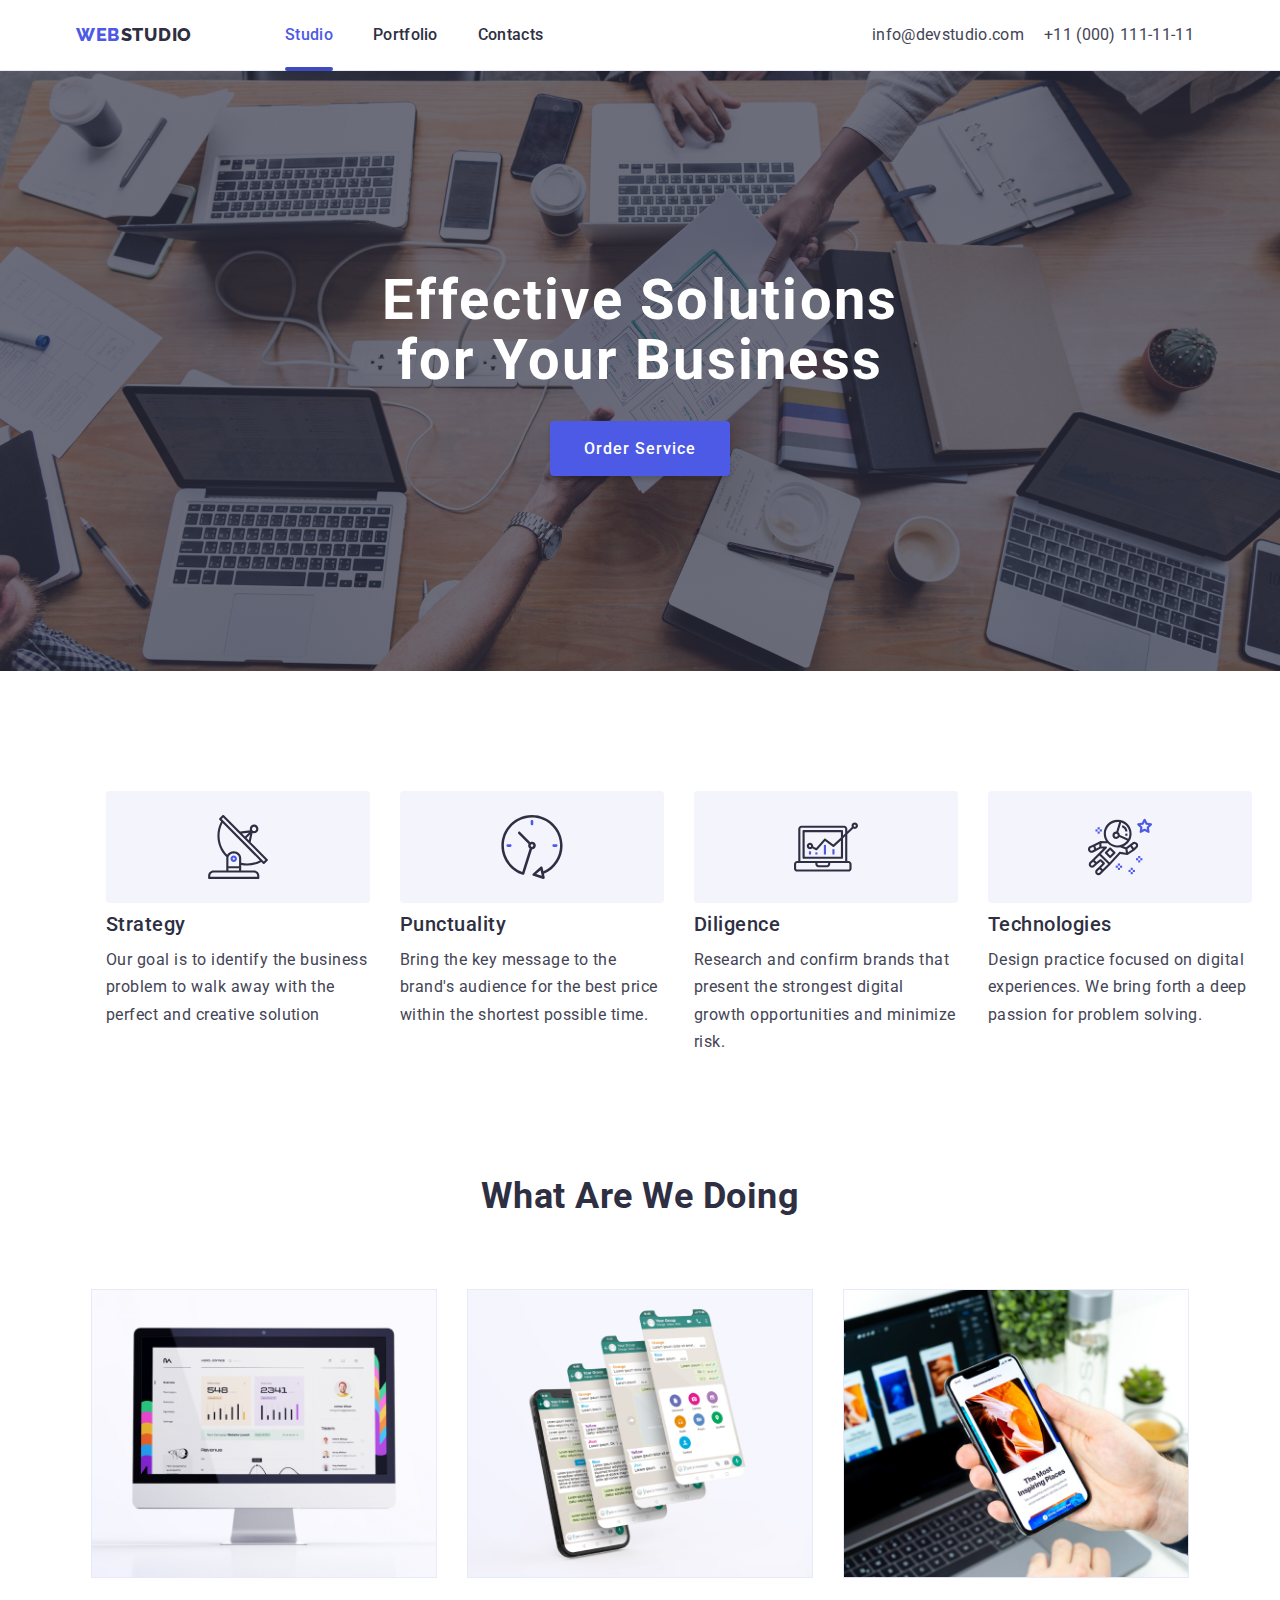
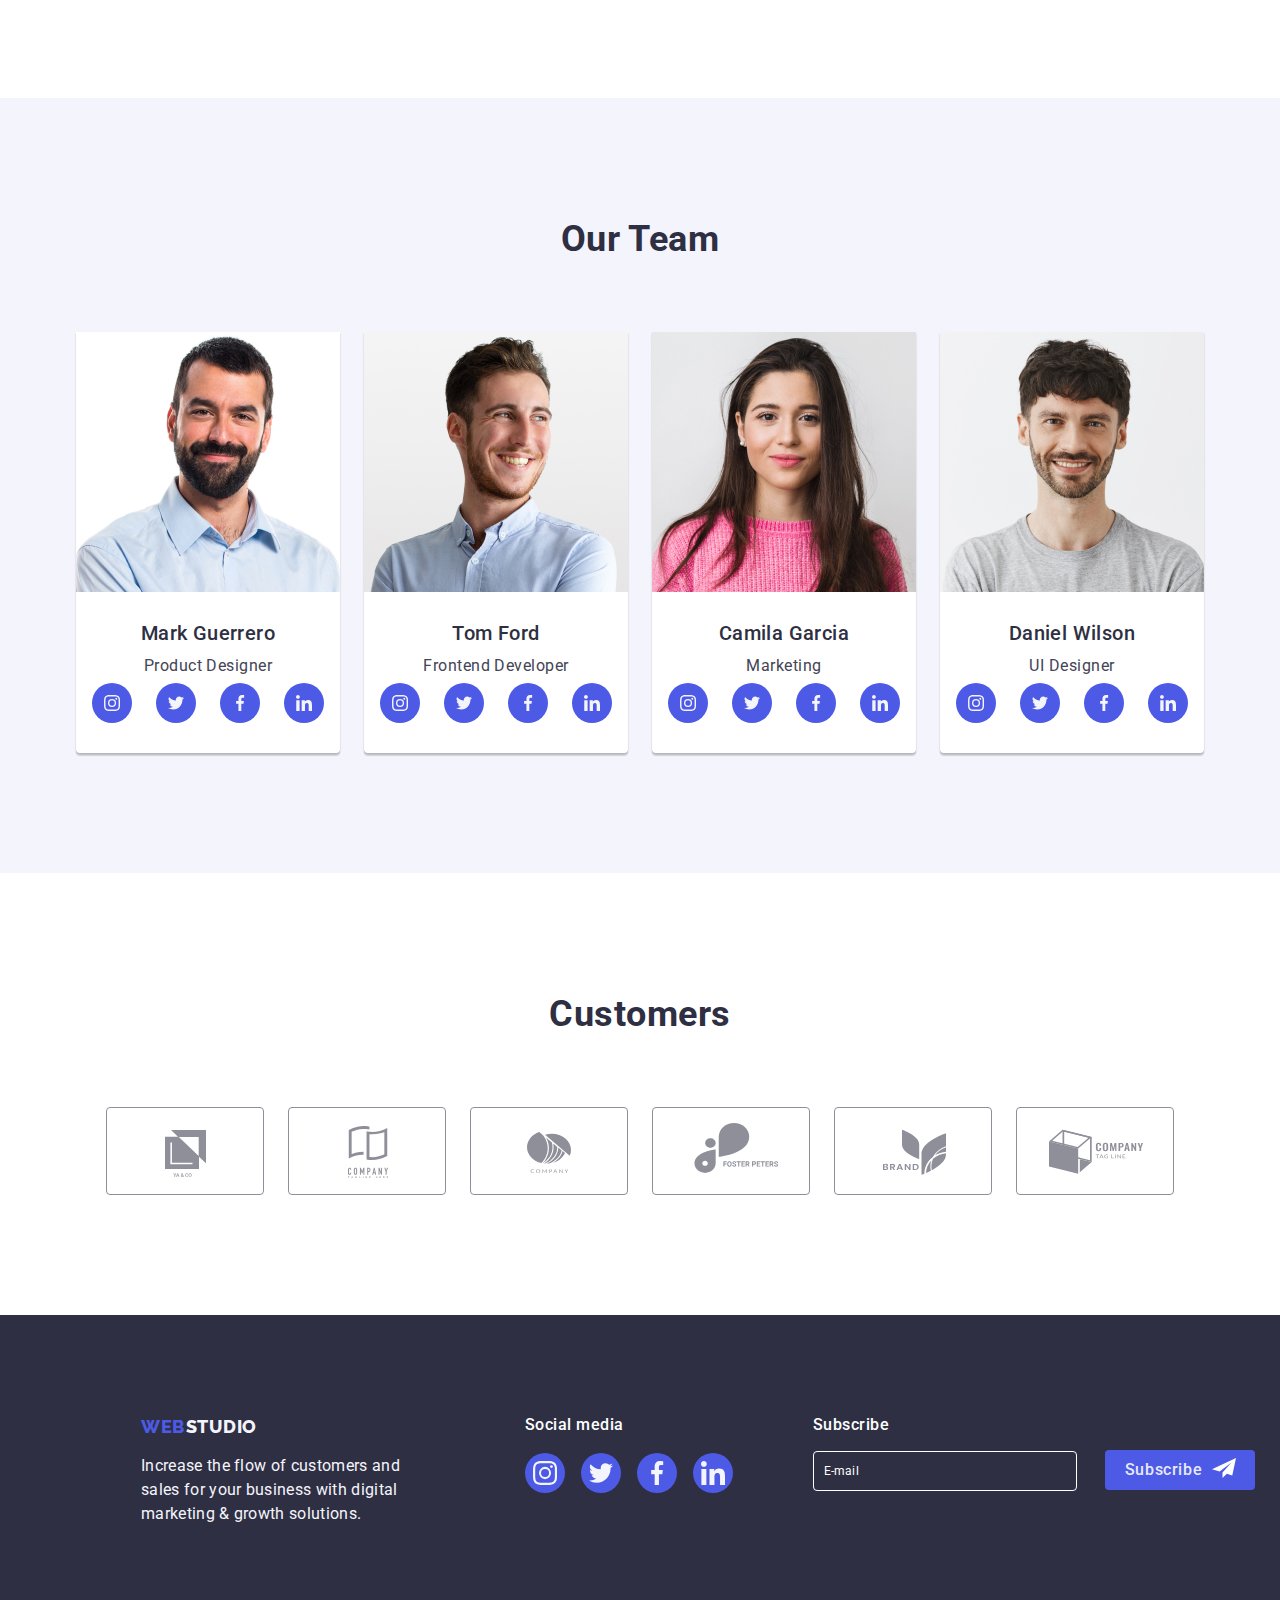
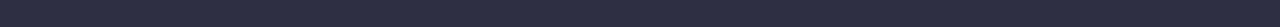
<file: index.html>
<!DOCTYPE html>
<html lang="en">
  <head>
    <meta charset="UTF-8" />
    <meta name="viewport" content="width=device-width, initial-scale=1.0" />
    <title>Studio</title>
    <link rel="preconnect" href="https://fonts.googleapis.com" />
    <link rel="preconnect" href="https://fonts.gstatic.com" crossorigin />
    <!-- AOS -->
    <link href="https://unpkg.com/aos@2.3.1/dist/aos.css" rel="stylesheet" />
    <link
      href="https://fonts.googleapis.com/css2?family=Raleway:wght@800&family=Roboto:wght@400;500;700;900&display=swap"
      rel="stylesheet"
    />
    <link
      rel="stylesheet"
      href="https://cdnjs.cloudflare.com/ajax/libs/modern-normalize/2.0.0/modern-normalize.min.css"
    />
    <link rel="stylesheet" href="css/styles.css" />
  </head>
  <body>
    <!--Header-->
    <header class="page-header">
      <!-- Navigation bar -->
      <div class="container menu">
        <nav class="navigation">
          <a class="logo-link" href="index.html">
            <span class="logo">WEB</span>
            <span class="studio">STUDIO</span></a
          >
          <ul class="nav-menu list">
            <li class="nav-item item">
              <a class="page current link" href="./index.html">Studio</a>
            </li>
            <li class="nav-item item">
              <a class="page link" href="./portfolio.html">Portfolio</a>
            </li>
            <li class="nav-item item">
              <a class="page link" href="">Contacts</a>
            </li>
          </ul>
        </nav>
        <ul class="contacts-menu list">
          <li class="contacts-item item">
            <a class="contact link" href="mailto:info@devstudio.com"
              >info@devstudio.com</a
            >
          </li>
          <li class="contacts-item item">
            <a class="contact link" href="tel:+110001111111"
              >+11 (000) 111-11-11</a
            >
          </li>
        </ul>

        <!-- Hamburger Menu Icon -->
        <button
          class="menu-toggle js-open-menu"
          aria-expanded="false"
          aria-controls="mobile-menu"
        >
          <svg class="hamburger-menu" width="32" height="22">
            <use href="./images/icons.svg#icon-hamburger-menu"></use>
          </svg>
        </button>
        <!-- End of Hamburger Menu Icon -->
      </div>
      <!--End of Navigation bar-->
    </header>
    <!--end of Header-->

    <!--main-->
    <main>
      <!--Section 1-->
      <section class="hero">
        <div class="hero-container">
          <h1 class="hero-title">Effective Solutions<br />for Your Business</h1>
          <button class="button primary" type="button" data-modal-open>
            Order Service
          </button>
        </div>
      </section>

      <!--Section 2-->
      <section class="section">
        <div class="container">
          <ul class="benefits list">
            <li class="item">
              <div class="benefits-icon">
                <svg class="antenna" width="64" height="64">
                  <use href="./images/icons.svg#antenna"></use>
                </svg>
              </div>
              <h3 class="title">Strategy</h3>
              <p class="description">
                Our goal is to identify the business problem to walk away with
                the perfect and creative solution
              </p>
            </li>

            <li class="item">
              <div class="benefits-icon">
                <svg class="clock" width="64" height="64">
                  <use href="./images/icons.svg#clock"></use>
                </svg>
              </div>
              <h3 class="title">Punctuality</h3>
              <p class="description">
                Bring the key message to the brand's audience for the best price
                within the shortest possible time.
              </p>
            </li>

            <li class="item">
              <div class="benefits-icon">
                <svg class="graph" width="64" height="64">
                  <use href="./images/icons.svg#graph"></use>
                </svg>
              </div>
              <h3 class="title">Diligence</h3>
              <p class="description">
                Research and confirm brands that present the strongest digital
                growth opportunities and minimize risk.
              </p>
            </li>

            <li class="item">
              <div class="benefits-icon">
                <svg class="astronaut" width="64" height="64">
                  <use href="./images/icons.svg#astronaut"></use>
                </svg>
              </div>
              <h3 class="title">Technologies</h3>
              <p class="description">
                Design practice focused on digital experiences. We bring forth a
                deep passion for problem solving.
              </p>
            </li>
          </ul>
        </div>
      </section>

      <!--Section 3-->
      <section class="section no-top-padding">
        <div class="container">
          <h2 class="section-title">What Are We Doing</h2>
          <ul class="what-we-do list">
            <li class="item">
              <img
                src="images/img-1.jpg"
                alt="img1"
                width="370"
                height="294"
                class="image"
              />
            </li>
            <li class="item">
              <img
                src="images/img-2.jpg"
                alt="img2"
                width="370"
                height="294"
                class="image"
              />
            </li>
            <li class="item">
              <img
                src="images/img-3.jpg"
                alt="img3"
                width="370"
                height="294"
                class="image"
              />
            </li>
          </ul>
        </div>
      </section>

      <!--Section 4-->
      <section class="section bg-team">
        <div class="container">
          <h2 class="section-title">Our Team</h2>
          <ul class="team list">
            <li class="team-item">
              <img
                src="images/team-1.jpg"
                alt="person1"
                width="264"
                class="image"
              />
              <h3 class="name">Mark Guerrero</h3>
              <p class="position">Product Designer</p>
              <ul class="social-team list">
                <li class="icon-item">
                  <a
                    href="https://www.instagram.com"
                    target="_blank"
                    rel=""
                    aria-label="Link in Instagram"
                    class="link"
                  >
                    <svg class="instagram" width="16" height="16">
                      <use href="./images/icons.svg#instagram"></use>
                    </svg>
                  </a>
                </li>
                <li class="icon-item">
                  <a
                    href="https://www.twitter.com"
                    target="_blank"
                    rel=""
                    aria-label="Link in Twitter"
                    class="link"
                  >
                    <svg class="twitter" width="16" height="16">
                      <use href="./images/icons.svg#twitter"></use>
                    </svg>
                  </a>
                </li>
                <li class="icon-item">
                  <a
                    href="https://www.facebook.com"
                    target="_blank"
                    rel=""
                    aria-label="Link in FaceBook"
                    class="link"
                  >
                    <svg class="facebook" width="16" height="16">
                      <use href="./images/icons.svg#facebook"></use>
                    </svg>
                  </a>
                </li>
                <li class="icon-item">
                  <a
                    href="https://www.linkedin.com"
                    target="_blank"
                    rel=""
                    aria-label="LinkedIn"
                    class="link"
                  >
                    <svg class="linkedin" width="16" height="16">
                      <use href="./images/icons.svg#linkedin"></use>
                    </svg>
                  </a>
                </li>
              </ul>
            </li>

            <li class="team-item">
              <img
                src="images/team-2.jpg"
                alt="person2"
                width="264"
                class="image"
              />
              <h3 class="name">Tom Ford</h3>
              <p class="position">Frontend Developer</p>

              <ul class="social-team list">
                <li class="icon-item">
                  <a href="" target="" rel="" aria-label="" class="link">
                    <svg class="instagram" width="16" height="16">
                      <use href="./images/icons.svg#instagram"></use>
                    </svg>
                  </a>
                </li>
                <li class="icon-item">
                  <a href="" target="" rel="" aria-label="" class="link">
                    <svg class="twitter" width="16" height="16">
                      <use href="./images/icons.svg#twitter"></use>
                    </svg>
                  </a>
                </li>
                <li class="icon-item">
                  <a href="" target="" rel="" aria-label="" class="link">
                    <svg class="facebook" width="16" height="16">
                      <use href="./images/icons.svg#facebook"></use>
                    </svg>
                  </a>
                </li>
                <li class="icon-item">
                  <a href="" target="" rel="" aria-label="" class="link">
                    <svg class="linkedin" width="16" height="16">
                      <use href="./images/icons.svg#linkedin"></use>
                    </svg>
                  </a>
                </li>
              </ul>
            </li>

            <li class="team-item">
              <img
                src="images/team-3.jpg"
                alt="person3"
                width="264"
                class="image"
              />
              <h3 class="name">Camila Garcia</h3>
              <p class="position">Marketing</p>

              <ul class="social-team list">
                <li class="icon-item">
                  <a href="" target="" rel="" aria-label="" class="link">
                    <svg class="instagram" width="16" height="16">
                      <use href="./images/icons.svg#instagram"></use>
                    </svg>
                  </a>
                </li>
                <li class="icon-item">
                  <a href="" target="" rel="" aria-label="" class="link">
                    <svg class="twitter" width="16" height="16">
                      <use href="./images/icons.svg#twitter"></use>
                    </svg>
                  </a>
                </li>
                <li class="icon-item">
                  <a href="" target="" rel="" aria-label="" class="link">
                    <svg class="facebook" width="16" height="16">
                      <use href="./images/icons.svg#facebook"></use>
                    </svg>
                  </a>
                </li>
                <li class="icon-item">
                  <a href="" target="" rel="" aria-label="" class="link">
                    <svg class="linkedin" width="16" height="16">
                      <use href="./images/icons.svg#linkedin"></use>
                    </svg>
                  </a>
                </li>
              </ul>
            </li>

            <li class="team-item">
              <img
                src="images/team-4.jpg"
                alt="person4"
                width="264"
                class="image"
              />
              <h3 class="name">Daniel Wilson</h3>
              <p class="position">UI Designer</p>

              <ul class="social-team list">
                <li class="icon-item">
                  <a href="" target="" rel="" aria-label="" class="link">
                    <svg class="instagram" width="16" height="16">
                      <use href="./images/icons.svg#instagram"></use>
                    </svg>
                  </a>
                </li>
                <li class="icon-item">
                  <a href="" target="" rel="" aria-label="" class="link">
                    <svg class="twitter" width="16" height="16">
                      <use href="./images/icons.svg#twitter"></use>
                    </svg>
                  </a>
                </li>
                <li class="icon-item">
                  <a href="" target="" rel="" aria-label="" class="link">
                    <svg class="facebook" width="16" height="16">
                      <use href="./images/icons.svg#facebook"></use>
                    </svg>
                  </a>
                </li>
                <li class="icon-item">
                  <a href="" target="" rel="" aria-label="" class="link">
                    <svg class="linkedin" width="16" height="16">
                      <use href="./images/icons.svg#linkedin"></use>
                    </svg>
                  </a>
                </li>
              </ul>
            </li>
          </ul>
        </div>
      </section>
      <!--Section 5-->
      <section class="section">
        <div class="container">
          <h2 class="section-title">Customers</h2>
          <ul class="partners list">
            <li class="item">
              <a href="" class="link" aria-label="Client 1">
                <svg class="icon" width="104" height="56">
                  <use href="./images/icons.svg#client-1"></use>
                </svg>
              </a>
            </li>
            <li class="item">
              <a href="" class="link" aria-label="Client 2">
                <svg class="icon" width="104" height="56">
                  <use href="./images/icons.svg#client-2"></use>
                </svg>
              </a>
            </li>
            <li class="item">
              <a href="" class="link" aria-label="Client 3">
                <svg class="icon" width="104" height="56">
                  <use href="./images/icons.svg#client-3"></use>
                </svg>
              </a>
            </li>
            <li class="item">
              <a href="" class="link" aria-label="Client 4">
                <svg class="icon" width="104" height="56">
                  <use href="./images/icons.svg#client-4"></use>
                </svg>
              </a>
            </li>
            <li class="item">
              <a href="" class="link" aria-label="Client 5">
                <svg class="icon" width="104" height="56">
                  <use href="./images/icons.svg#client-5"></use>
                </svg>
              </a>
            </li>
            <li class="item">
              <a href="" class="link" aria-label="Client 6">
                <svg class="icon" width="104" height="56">
                  <use href="./images/icons.svg#client-6"></use>
                </svg>
              </a>
            </li>
          </ul>
        </div>
      </section>
    </main>
    <!--end of main-->

    <!--Footer-->
    <footer class="page-footer">
      <div class="container footer">
        <!--Main Footer-->
        <!-- <div class="footer"> -->
        <!--Footer 1-->
        <div class="footer-address">
          <a class="logo-link" href="#">
            <span class="logo">WEB</span>
            <span class="studio-footer">STUDIO</span></a
          >
          <p class="footer-description">
            Increase the flow of customers and<br />sales for your business with
            digital<br />
            marketing & growth solutions.
          </p>
        </div>
        <!--Footer 2-->
        <div class="footer-block">
          <b class="footer-heading">Social media</b>
          <ul class="social-footer list">
            <li class="icon-item">
              <a
                href="https://www.instagram.com"
                target="_blank"
                rel=""
                aria-label="Link in Instagram"
                class="link"
              >
                <svg class="icon" width="24" height="24">
                  <use href="./images/icons.svg#instagram"></use>
                </svg>
              </a>
            </li>
            <li class="icon-item">
              <a
                href="https://www.twitter.com"
                target="_blank"
                rel=""
                aria-label="Link in Twitter"
                class="link"
              >
                <svg class="icon" width="24" height="24">
                  <use href="./images/icons.svg#twitter"></use>
                </svg>
              </a>
            </li>
            <li class="icon-item">
              <a
                href="https://www.facebook.com"
                target="_blank"
                rel=""
                aria-label="Link in FaceBook"
                class="link"
              >
                <svg class="icon" width="24" height="24">
                  <use href="./images/icons.svg#facebook"></use>
                </svg>
              </a>
            </li>
            <li class="icon-item">
              <a
                href="https://www.linkedin.com"
                target="_blank"
                rel=""
                aria-label="LinkedIn"
                class="link"
              >
                <svg class="icon" width="24" height="24">
                  <use href="./images/icons.svg#linkedin"></use>
                </svg>
              </a>
            </li>
          </ul>
        </div>
        <!--Footer 3-->
        <div class="footer-newsletter">
          <b class="footer-heading">Subscribe</b>
          <form name="email_newsletter" autocomplete="on">
            <!-- E-mail -->
            <label class="form-newsletter">
              <span class="form-label">E-mail</span>
              <input
                class="form-input-newsletter"
                type="email"
                name="user-email"
                placeholder="E-mail"
                required
              />
            </label>
            <button class="newsletter-button button" type="submit">
              Subscribe
              <svg class="newsletter-icon" width="24" height="24">
                <use href="./images/icons.svg#icon-newsletter"></use>
              </svg>
            </button>
          </form>
        </div>
        <!-- </div> -->
      </div>
    </footer>
    <!--end of Footer-->

    <!-- MODAL -->
    <div class="backdrop is-hidden" data-modal>
      <div class="modal">
        <button type="button" class="modal-close" data-modal-close>
          <svg class="modal-close-icon" width="8" height="8">
            <use href="./images/icons.svg#icon-close"></use>
          </svg>
        </button>
        <p class="modal-title">Leave your contacts and we will call you back</p>
        <form class="form-container" name="modal-form">
          <!--User Name -->
          <label class="form-field">
            <span class="form-label">Name</span>
            <input
              class="form-input"
              type="text"
              name="user-name"
              required
              minlength="5"
              maxlength="20"
            />
            <svg class="modal-user-icon" width="16" height="18">
              <use href="./images/icons.svg#icon-user"></use>
            </svg>
          </label>
          <!-- Tel -->
          <label class="form-field">
            <span class="form-label">Phone</span>
            <input class="form-input" type="tel" name="user-tel" required />
            <svg class="modal-user-icon" width="18" height="24">
              <use href="./images/icons.svg#icon-tel"></use>
            </svg>
          </label>
          <!-- E-mail -->
          <label class="form-field">
            <span class="form-label">E-mail</span>
            <input class="form-input" type="email" name="user-email" required />
            <svg class="modal-user-icon" width="18" height="24">
              <use href="./images/icons.svg#icon-email"></use>
            </svg>
          </label>
          <!-- Comment -->
          <label class="form-label-textarea">
            <span class="form-label">Comment</span>
            <textarea
              class="form-textarea"
              name="user-comment"
              rows="10"
              placeholder="Text input"
            ></textarea>
          </label>
          <!-- Checkbox - Terms -->
          <label class="form-terms">
            <input
              type="checkbox"
              class="form-checkbox visually-hidden"
              name="user-terms"
            />
            <svg class="form-checkbox-icon" width="16" height="16">
              <use href="./images/icons.svg#icon-checkbox"></use>
            </svg>
            <span class="agree-text"
              >I accept the terms and conditions of the
              <a class="term-link" href="#">Privacy Policy</a></span
            >
          </label>
          <!--Form Button-->
          <button class="form-button button" type="submit">Send</button>
        </form>
      </div>
    </div>

    <!-- Hamburger close Icon -->
    <div class="menu-container js-menu-container" id="mobile-menu">
      <div class="mobile-container">
        <div>
          <button class="menu-toggle-close js-close-menu">
            <svg class="hamburger-menu-close" width="24" height="24">
              <use href="./images/icons.svg#icon-hamburger-close"></use>
            </svg>
          </button>
        </div>

        <!-- Mobile Navigation -->
        <div class="mobile-menu-content">
          <ul class="mob-menu-list list">
            <li class="mob-menu-item">
              <a class="mob-menu-link current link" href="./index.html"
                >Studio</a
              >
            </li>
            <li class="mob-menu-item">
              <a class="mob-menu-link link" href="./portfolio.html"
                >Portfolio</a
              >
            </li>
            <li class="mob-menu-item">
              <a class="mob-menu-link link" href="#contacts">Contacts</a>
            </li>
          </ul>

          <!-- Mobile Contacts Address -->
          <div class="mobile-container-footer">
            <ul class="mob-address list">
              <li>
                <a class="mob-address-link link" href="tel:+380441111111"
                  >+11 (000) 111-11-11</a
                >
              </li>
              <li>
                <a class="mob-contact link" href="mailto:info@devstudio.com"
                  >info@devstudio.com</a
                >
              </li>
            </ul>

            <!-- Mobile Socials -->
            <ul class="mob-social-list list">
              <li class="mob-social-item">
                <a
                  class="mob-social-link link"
                  href="https://instagram.com"
                  target="_blank"
                  rel="noopener noreferrer"
                >
                  <svg class="mob-social-icon" width="20" height="20">
                    <use href="./images/icons.svg#instagram"></use>
                  </svg>
                </a>
              </li>
              <li class="mob-social-item">
                <a
                  class="mob-social-link link"
                  href="https://twitter.com"
                  target="_blank"
                  rel="noopener noreferrer"
                >
                  <svg class="mob-social-icon" width="20" height="20">
                    <use href="./images/icons.svg#twitter"></use>
                  </svg>
                </a>
              </li>
              <li class="mob-social-item">
                <a
                  class="mob-social-link link"
                  href="https://facebook.com"
                  target="_blank"
                  rel="noopener noreferrer"
                >
                  <svg class="mob-social-icon" width="20" height="20">
                    <use href="./images/icons.svg#facebook"></use>
                  </svg>
                </a>
              </li>
              <li class="mob-social-item">
                <a
                  class="mob-social-link link"
                  href="https://linkedin.com"
                  target="_blank"
                  rel="noopener noreferrer"
                >
                  <svg class="mob-social-icon" width="20" height="20">
                    <use href="./images/icons.svg#linkedin"></use>
                  </svg>
                </a>
              </li>
            </ul>
          </div>
        </div>
      </div>
    </div>
    <!-- End of Hamburger Close Icon -->

    <!-- MODAL SCRIPT -->
    <script src="./js/modal.js"></script>

    <!-- Mobile Menu -->
    <script src="./js/mobile-menu.js"></script>
  </body>
</html>
</file>
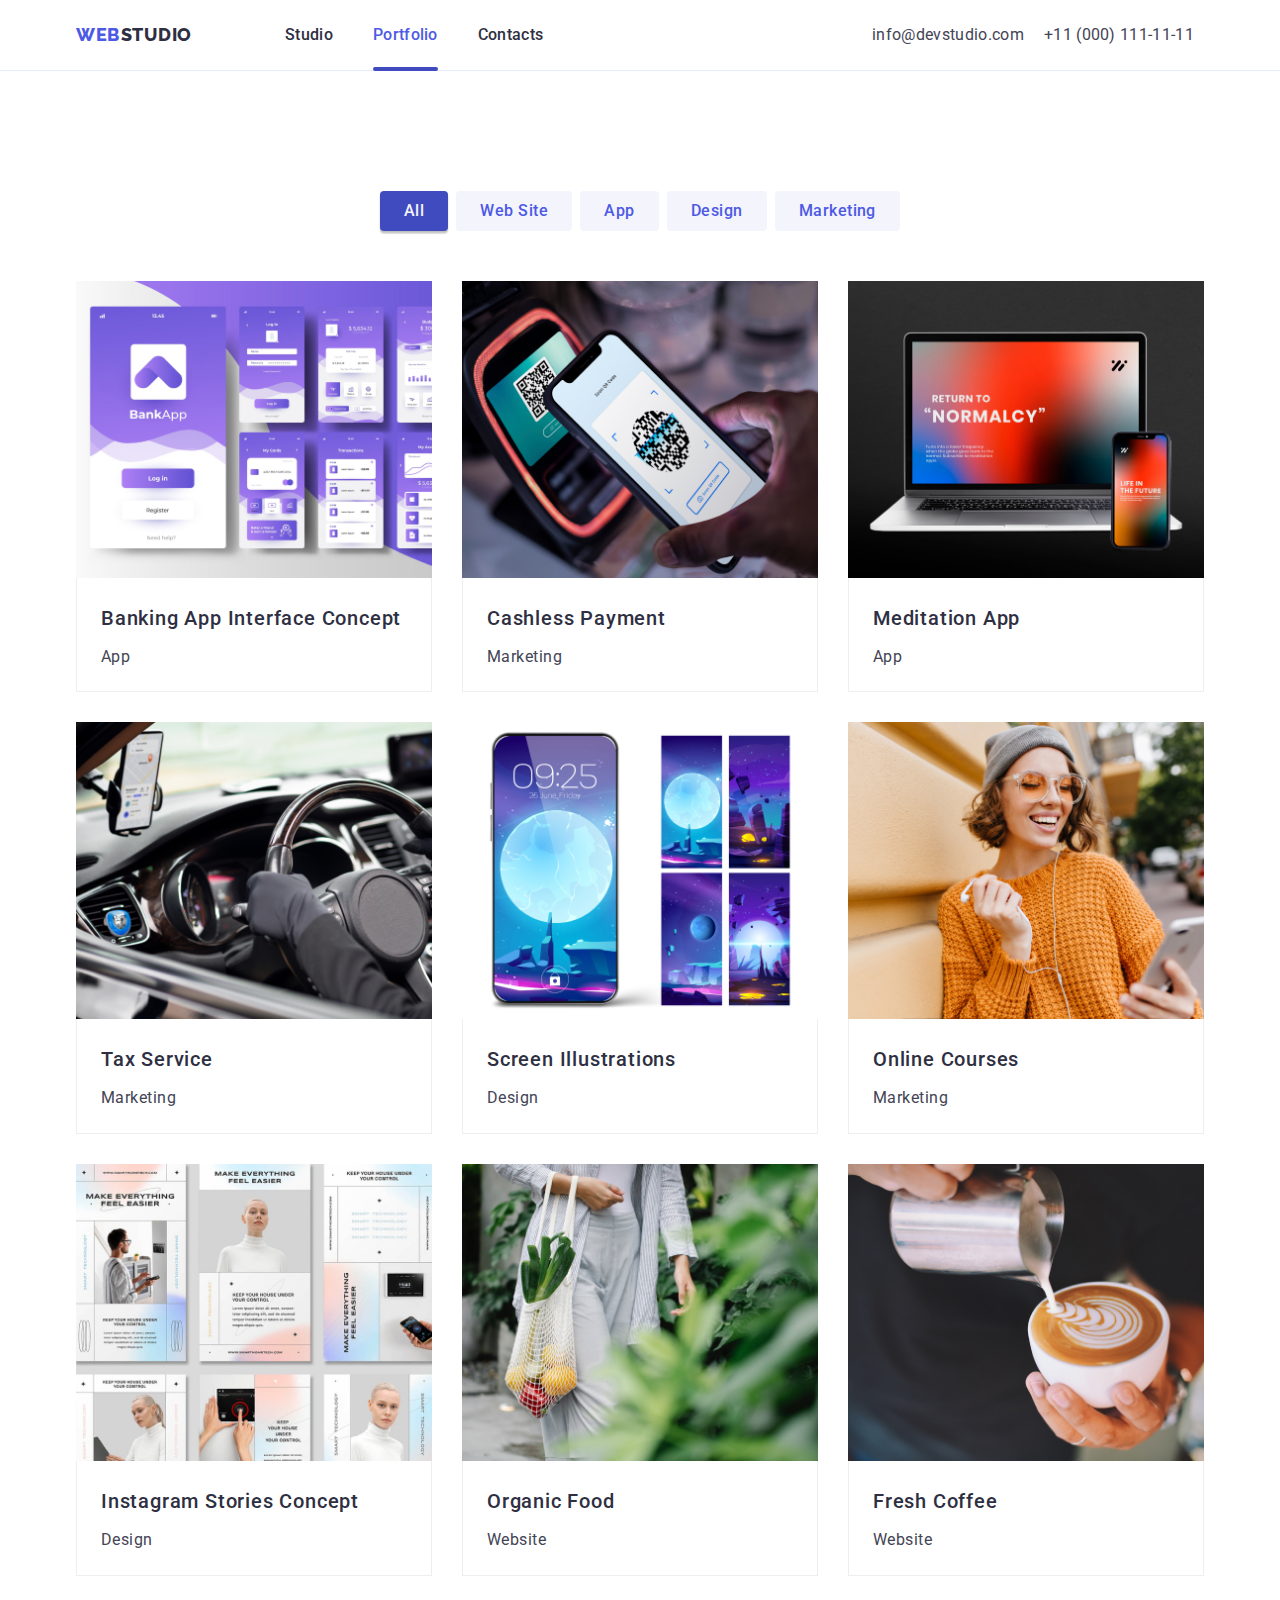
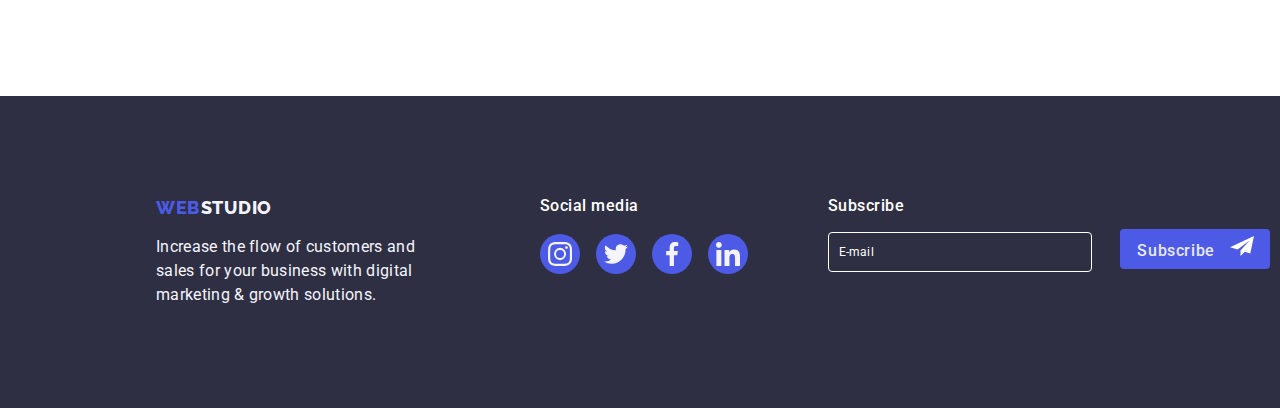
<file: portfolio.html>
<!DOCTYPE html>
<html lang="en">
  <head>
    <meta charset="UTF-8" />
    <meta name="viewport" content="width=device-width, initial-scale=1.0" />
    <title>Portfolio</title>
    <link rel="preconnect" href="https://fonts.googleapis.com" />
    <link rel="preconnect" href="https://fonts.gstatic.com" crossorigin />
    <link
      href="https://fonts.googleapis.com/css2?family=Raleway:wght@800&family=Roboto:wght@400;500;700;900&display=swap"
      rel="stylesheet"
    />
    <link
      rel="stylesheet"
      href="https://cdnjs.cloudflare.com/ajax/libs/modern-normalize/2.0.0/modern-normalize.min.css"
    />
    <link rel="stylesheet" href="css/styles.css" />
  </head>
  <body>
    <!--Header-->
    <header class="page-header">
      <!-- Navigation bar -->
      <div class="container menu">
        <nav class="navigation">
          <a class="logo-link" href="index.html">
            <span class="logo">WEB</span>
            <span class="studio">STUDIO</span></a
          >
          <ul class="nav-menu list">
            <li class="nav-item item">
              <a class="page link" href="./index.html">Studio</a>
            </li>
            <li class="nav-item item">
              <a class="page current link" href="./portfolio.html">Portfolio</a>
            </li>
            <li class="nav-item item">
              <a class="page link" href="">Contacts</a>
            </li>
          </ul>
        </nav>
        <ul class="contacts-menu list">
          <li class="contacts-item item">
            <a class="contact link" href="mailto:info@devstudio.com"
              >info@devstudio.com</a
            >
          </li>
          <li class="contacts-item item">
            <a class="contact link" href="tel:+110001111111"
              >+11 (000) 111-11-11</a
            >
          </li>
        </ul>

        <!-- Hamburger Menu Icon -->
        <button
          class="menu-toggle js-open-menu"
          aria-expanded="false"
          aria-controls="mobile-menu"
        >
          <svg class="hamburger-menu" width="32" height="22">
            <use href="./images/icons.svg#icon-hamburger-menu"></use>
          </svg>
        </button>
        <!-- End of Hamburger Menu Icon -->
      </div>
      <!--End of Navigation bar-->
    </header>
    <!--end of Header-->

    <!--main-->
    <main>
      <!-- Section 1 - Buttons -->
      <section class="section">
        <div class="container">
          <ul class="filters list">
            <li class="space">
              <button class="button filter current" type="button">All</button>
            </li>
            <li class="space">
              <button class="button filter" type="button">Web Site</button>
            </li>
            <li class="space">
              <button class="button filter" type="button">App</button>
            </li>
            <li class="space">
              <button class="button filter" type="button">Design</button>
            </li>
            <li class="space">
              <button class="button filter" type="button">Marketing</button>
            </li>
          </ul>

          <!--Section 2-->
          <ul class="projects list">
            <!-- Image 0 -->
            <li class="project-card">
              <a href="" class="project link">
                <div class="cover-wrap">
                  <img
                    src="images/port-img.jpg"
                    alt="portimg1"
                    width="370"
                    height="294"
                    class="image"
                  />
                  <p class="cover-text">
                    Lorem ipsum dolor sit amet consectetur adipisicing elit.
                    Saepe nesciunt tempore ipsam sapiente mollitia hic illum
                    voluptas fuga, sed temporibus dolores, molestias
                    necessitatibus recusandae, dolorum consequatur similique
                    veniam voluptate sunt.
                  </p>
                </div>
                <div class="substrate">
                  <h2 class="name">Banking App Interface Concept</h2>
                  <p class="type">App</p>
                </div>
              </a>
            </li>
            <!-- Image 1 -->
            <li class="project-card">
              <a href="" class="project link">
                <div class="cover-wrap">
                  <img
                    src="images/port-img-2.jpg"
                    alt="portimg2"
                    width="370"
                    height="294"
                    class="image"
                  />
                  <p class="cover-text">
                    Lorem ipsum dolor sit amet consectetur adipisicing elit.
                    Saepe nesciunt tempore ipsam sapiente mollitia hic illum
                    voluptas fuga, sed temporibus dolores, molestias
                    necessitatibus recusandae, dolorum consequatur similique
                    veniam voluptate sunt.
                  </p>
                </div>
                <div class="substrate">
                  <h2 class="name">Cashless Payment</h2>
                  <p class="type">Marketing</p>
                </div>
              </a>
            </li>
            <!-- Image 2 -->
            <li class="project-card">
              <a href="" class="project link">
                <div class="cover-wrap">
                  <img
                    src="images/port-img-3.jpg"
                    alt="portimg3"
                    width="370"
                    height="294"
                    class="image"
                  />
                  <p class="cover-text">
                    Lorem ipsum dolor sit amet consectetur adipisicing elit.
                    Saepe nesciunt tempore ipsam sapiente mollitia hic illum
                    voluptas fuga, sed temporibus dolores, molestias
                    necessitatibus recusandae, dolorum consequatur similique
                    veniam voluptate sunt.
                  </p>
                </div>
                <div class="substrate">
                  <h2 class="name">Meditation App</h2>
                  <p class="type">App</p>
                </div>
              </a>
            </li>
            <!-- Image 3 -->
            <li class="project-card">
              <a href="" class="project link">
                <div class="cover-wrap">
                  <img
                    src="images/port-img-4.jpg"
                    alt="portimg4"
                    width="370"
                    height="294"
                    class="image"
                  />
                  <p class="cover-text">
                    Lorem ipsum dolor sit amet consectetur adipisicing elit.
                    Saepe nesciunt tempore ipsam sapiente mollitia hic illum
                    voluptas fuga, sed temporibus dolores, molestias
                    necessitatibus recusandae, dolorum consequatur similique
                    veniam voluptate sunt.
                  </p>
                </div>
                <div class="substrate">
                  <h2 class="name">Tax Service</h2>
                  <p class="type">Marketing</p>
                </div>
              </a>
            </li>
            <!-- Image 4 -->
            <li class="project-card">
              <a href="" class="project link">
                <div class="cover-wrap">
                  <img
                    src="images/port-img-5.jpg"
                    alt="portimg5"
                    width="370"
                    height="294"
                    class="image"
                  />
                  <p class="cover-text">
                    Lorem ipsum dolor sit amet consectetur adipisicing elit.
                    Saepe nesciunt tempore ipsam sapiente mollitia hic illum
                    voluptas fuga, sed temporibus dolores, molestias
                    necessitatibus recusandae, dolorum consequatur similique
                    veniam voluptate sunt.
                  </p>
                </div>
                <div class="substrate">
                  <h2 class="name">Screen Illustrations</h2>
                  <p class="type">Design</p>
                </div>
              </a>
            </li>
            <!-- Image 5 -->
            <li class="project-card">
              <a href="" class="project link">
                <div class="cover-wrap">
                  <img
                    src="images/port-img-6.jpg"
                    alt="portimg6"
                    width="370"
                    height="294"
                    class="image"
                  />
                  <p class="cover-text">
                    Lorem ipsum dolor sit amet consectetur adipisicing elit.
                    Saepe nesciunt tempore ipsam sapiente mollitia hic illum
                    voluptas fuga, sed temporibus dolores, molestias
                    necessitatibus recusandae, dolorum consequatur similique
                    veniam voluptate sunt.
                  </p>
                </div>
                <div class="substrate">
                  <h2 class="name">Online Courses</h2>
                  <p class="type">Marketing</p>
                </div>
              </a>
            </li>
            <!-- Image 6 -->
            <li class="project-card">
              <a href="" class="project link">
                <div class="cover-wrap">
                  <img
                    src="images/port-img-7.jpg"
                    alt="portimg7"
                    width="370"
                    height="294"
                    class="image"
                  />
                  <p class="cover-text">
                    Lorem ipsum dolor sit amet consectetur adipisicing elit.
                    Saepe nesciunt tempore ipsam sapiente mollitia hic illum
                    voluptas fuga, sed temporibus dolores, molestias
                    necessitatibus recusandae, dolorum consequatur similique
                    veniam voluptate sunt.
                  </p>
                </div>
                <div class="substrate">
                  <h2 class="name">Instagram Stories Concept</h2>
                  <p class="type">Design</p>
                </div>
              </a>
            </li>
            <!-- Image 7 -->
            <li class="project-card">
              <a href="" class="project link">
                <div class="cover-wrap">
                  <img
                    src="images/port-img-8.jpg"
                    alt="portimg8"
                    width="370"
                    height="294"
                    class="image"
                  />
                  <p class="cover-text">
                    Lorem ipsum dolor sit amet consectetur adipisicing elit.
                    Saepe nesciunt tempore ipsam sapiente mollitia hic illum
                    voluptas fuga, sed temporibus dolores, molestias
                    necessitatibus recusandae, dolorum consequatur similique
                    veniam voluptate sunt.
                  </p>
                </div>
                <div class="substrate">
                  <h2 class="name">Organic Food</h2>
                  <p class="type">Website</p>
                </div>
              </a>
            </li>
            <!-- Image 8 -->
            <li class="project-card">
              <a href="" class="project link">
                <div class="cover-wrap">
                  <img
                    src="images/port-img-9.jpg"
                    alt="portimg9"
                    width="370"
                    height="294"
                    class="image"
                  />
                  <p class="cover-text">
                    Lorem ipsum dolor sit amet consectetur adipisicing elit.
                    Saepe nesciunt tempore ipsam sapiente mollitia hic illum
                    voluptas fuga, sed temporibus dolores, molestias
                    necessitatibus recusandae, dolorum consequatur similique
                    veniam voluptate sunt.
                  </p>
                </div>
                <div class="substrate">
                  <h2 class="name">Fresh Coffee</h2>
                  <p class="type">Website</p>
                </div>
              </a>
            </li>
          </ul>
        </div>
      </section>
    </main>
    <!--end of main-->

    <!--Footer-->
    <footer class="page-footer">
      <div class="container">
        <!--Main Footer-->
        <div class="footer">
          <!--Footer 1-->
          <div class="footer-address">
            <a class="logo-link" href="#">
              <span class="logo">WEB</span>
              <span class="studio-footer">STUDIO</span></a
            >
            <p class="footer-description">
              Increase the flow of customers and<br />sales for your business
              with digital<br />
              marketing & growth solutions.
            </p>
          </div>

          <!--Footer 2-->
          <div class="footer-block">
            <b class="footer-heading">Social media</b>
            <ul class="social-footer list">
              <li class="icon-item">
                <a
                  href="https://www.instagram.com"
                  target="_blank"
                  rel=""
                  aria-label="Link in Instagram"
                  class="link"
                >
                  <svg class="icon" width="24" height="24">
                    <use href="./images/icons.svg#instagram"></use>
                  </svg>
                </a>
              </li>
              <li class="icon-item">
                <a
                  href="https://www.twitter.com"
                  target="_blank"
                  rel=""
                  aria-label="Link in Twitter"
                  class="link"
                >
                  <svg class="icon" width="24" height="24">
                    <use href="./images/icons.svg#twitter"></use>
                  </svg>
                </a>
              </li>
              <li class="icon-item">
                <a
                  href="https://www.facebook.com"
                  target="_blank"
                  rel=""
                  aria-label="Link in FaceBook"
                  class="link"
                >
                  <svg class="icon" width="24" height="24">
                    <use href="./images/icons.svg#facebook"></use>
                  </svg>
                </a>
              </li>
              <li class="icon-item">
                <a
                  href="https://www.linkedin.com"
                  target="_blank"
                  rel=""
                  aria-label="LinkedIn"
                  class="link"
                >
                  <svg class="icon" width="24" height="24">
                    <use href="./images/icons.svg#linkedin"></use>
                  </svg>
                </a>
              </li>
            </ul>
          </div>
          <!--Footer 3-->
          <div class="footer-newsletter">
            <b class="footer-heading">Subscribe</b>
            <form name="email_newsletter" autocomplete="on">
              <!-- E-mail -->
              <label class="form-newsletter">
                <span class="form-label">E-mail</span>
                <input
                  class="form-input-newsletter"
                  type="email"
                  name="user-email"
                  placeholder="E-mail"
                  required
                />
              </label>
              <button class="newsletter-button button" type="submit">
                <span class="newsletter-button-container">
                  Subscribe
                  <svg class="newsletter-icon" width="24" height="20">
                    <use href="./images/icons.svg#icon-newsletter"></use>
                  </svg>
                </span>
              </button>
            </form>
          </div>
        </div>
      </div>
    </footer>
    <!--end of Footer-->

    <!-- Hamburger close Icon -->
    <div class="menu-container js-menu-container" id="mobile-menu">
      <div class="mobile-container">
        <div>
          <button class="menu-toggle js-close-menu">
            <svg class="hamburger-menu-close" width="32" height="32">
              <use href="./images/icons.svg#icon-close"></use>
            </svg>
          </button>
        </div>

        <!-- Mobile Navigation -->
        <div class="mobile-menu-content">
          <ul class="mob-menu-list list">
            <li class="mob-menu-item">
              <a class="mob-menu-link link" href="./index.html">Studio</a>
            </li>
            <li class="mob-menu-item">
              <a class="mob-menu-link current link" href="./portfolio.html"
                >Portfolio</a
              >
            </li>
            <li class="mob-menu-item">
              <a class="mob-menu-link link" href="#contacts">Contacts</a>
            </li>
          </ul>

          <!-- Mobile Contacts Address -->
          <div class="mobile-container-footer">
            <ul class="mob-address list">
              <li>
                <a class="mob-address-link link" href="tel:+380441111111"
                  >+11 (000) 111-11-11</a
                >
              </li>
              <li>
                <a class="mob-contact link" href="mailto:info@devstudio.com"
                  >info@devstudio.com</a
                >
              </li>
            </ul>

            <!-- Mobile Socials -->
            <ul class="mob-social-list list">
              <li class="mob-social-item">
                <a
                  class="mob-social-link link"
                  href="https://instagram.com"
                  target="_blank"
                  rel="noopener noreferrer"
                >
                  <svg class="mob-social-icon" width="20" height="20">
                    <use href="./images/icons.svg#instagram"></use>
                  </svg>
                </a>
              </li>
              <li class="mob-social-item">
                <a
                  class="mob-social-link link"
                  href="https://twitter.com"
                  target="_blank"
                  rel="noopener noreferrer"
                >
                  <svg class="mob-social-icon" width="20" height="20">
                    <use href="./images/icons.svg#twitter"></use>
                  </svg>
                </a>
              </li>
              <li class="mob-social-item">
                <a
                  class="mob-social-link link"
                  href="https://facebook.com"
                  target="_blank"
                  rel="noopener noreferrer"
                >
                  <svg class="mob-social-icon" width="20" height="20">
                    <use href="./images/icons.svg#facebook"></use>
                  </svg>
                </a>
              </li>
              <li class="mob-social-item">
                <a
                  class="mob-social-link link"
                  href="https://linkedin.com"
                  target="_blank"
                  rel="noopener noreferrer"
                >
                  <svg class="mob-social-icon" width="20" height="20">
                    <use href="./images/icons.svg#linkedin"></use>
                  </svg>
                </a>
              </li>
            </ul>
          </div>
        </div>
      </div>
    </div>
    <!-- End of Hamburger Close Icon -->

    <!-- Mobile Menu -->
    <script src="./js/mobile-menu.js"></script>
  </body>
</html>
</file>
<file: css/styles.css>
:root {
  --iris: #4d5ae5;
  --navyblue: #2e2f42;
  --cloud: #f4f4fd;
  --cornflower: #e7e9fc;
  --ocean: #404bbf;
  --slate: #434455;
  --white: #fff;
  --green: #31d0aa;
  --lightslate: #8e8f99;
  --dairy: #fcfcfc;
}

html {
  font-size: 32px;
}

h1,
h2,
h3,
h4,
h5,
h6,
p {
  margin: 0;
}

html {
  box-sizing: border-box;
}

*,
*::before,
*::after {
  box-sizing: inherit;
}

img {
  display: block;
  max-width: 100%;
  height: auto;
}

body {
  font-family: "Roboto", sans-serif;
  font-size: 16px;
  letter-spacing: 0.03em;
  color: var(--slate);
  overflow-x: hidden;
}

main {
  overflow-x: hidden;
}

.list {
  list-style: none;
  margin: 0;
  padding: 0;
}

.link {
  text-decoration: none;
  color: inherit;
}

/* HEADER */

.logo-link {
  font-family: "Raleway", sans-serif;
  font-size: 0;
  font-weight: 800;
  text-decoration: none;
  margin-bottom: 16px;
  /* display: flex; */
  @media screen and (min-width: 320px) {
    margin-bottom: 0px;
  }
}

.logo-link > span {
  font-size: 18px;
  line-height: 1.17;
  letter-spacing: 0.04em;
}

.logo,
.studio {
  display: inline-block;
}

.logo {
  color: var(--iris);
}

.page-header {
  border-bottom: 1px solid var(--cornflower);
}

.page-header .container {
  @media screen and (min-width: 320px) {
    height: 70px;
  }
}

.page {
  position: relative;
}

.page::after {
  content: "";
  position: absolute;
  left: 0;
  width: 0;
  height: 4px;
  border: 2px solid transparent;
  border-radius: 4px;
  bottom: 5px;
  transition: width 250ms ease-in-out, background-color 250ms ease-in-out;
}

.page.current::after {
  width: 100%;
  background-color: var(--ocean);
  border: 2px solid var(--ocean);
}

.page:hover::after,
.page:focus::after {
  border: 2px solid var(--ocean);
  width: 100%;
  background-color: var(--ocean);
}

/* END OF HEADER */

.button {
  font-family: inherit;
  border-radius: 4px;
  border-color: transparent;
  cursor: pointer;
  font-size: 16px;
  letter-spacing: 0.03em;
  transition: background-color 250ms ease-in-out, color 250ms ease-in-out,
    box-shadow 250ms ease-in-out;
}

.button.primary {
  color: var(--white);
  background-color: var(--iris);
  /* line-height: normal; */
  font-weight: 500;
  letter-spacing: 0.06em;
  padding: 16px 32px;
  box-shadow: 0px 4px 4px rgba(0, 0, 0, 0.15);

  @media screen and (min-width: 425px) {
    /* line-height: 1.87; */
    line-height: normal;
  }
}

.button.primary:hover,
.button.primary:focus {
  background-color: var(--ocean);
  box-shadow: 0px 3px 1px rgba(0, 0, 0, 0.1), 0px 1px 2px rgba(0, 0, 0, 0.08),
    0px 2px 2px rgba(0, 0, 0, 0.12);
  transition: background-color 250ms ease-in-out, color 250ms ease-in-out,
    box-shadow 250ms ease-in-out;
}

.section {
  /* padding: 120px 0; for Desktop */
  padding: 96px 0;
  margin: auto 0;
  width: 100%;
  overflow-x: hidden;

  @media screen and (min-width: 1158px) {
    padding: 120px 0;
  }
}

.section.no-top-padding {
  /* padding-top: 0; */
  display: none;

  @media screen and (min-width: 768px) {
    display: none;
  }

  @media screen and (min-width: 1158px) {
    display: contents;
    /* padding-bottom: 120px; */
  }
}

.container {
  /*width: 1200px; for Desktop*/
  /* width: 428px; */
  padding: 0 15px;
  margin: 0 auto;
  width: 100%;

  @media screen and (min-width: 428px) {
    width: 428px;
  }

  @media screen and (min-width: 768px) {
    width: 768px;
  }

  @media screen and (min-width: 1158px) {
    width: 1158px;
  }
}

/*@media screen and (min-width: 768px) {
  .container {
    width: 768px;
  }
}*/

.menu,
.navigation {
  display: flex;
  align-items: center;
}

.nav-menu {
  /* display: flex; */
  display: none;

  @media screen and (min-width: 768px) {
    display: flex;
    align-items: center;
  }
}

.section-title {
  /* font-size: 36px; for Desktop */
  line-height: 1.17;
  color: var(--navyblue);
  text-align: center;
  font-weight: 700;
  margin-bottom: 72px;
  font-size: 36px;

  @media screen and (min-width: 1158px) {
    font-size: 36px;
  }
}

.benefits {
  display: inline-flex;
  flex-direction: column;
  align-items: flex-start;
  /* align-content: center; */
  flex-wrap: wrap;
  gap: 72px;

  @media screen and (min-width: 428px) {
    /* margin-left: -30px; */
    margin-top: -30px;
    display: flex;
    flex-wrap: wrap;
    text-align: center;
    flex-direction: row;
    align-content: center;
    gap: 0px;
  }

  @media screen and (min-width: 1200px) {
    flex-wrap: nowrap;
  }
}

.benefits .item {
  /* flex-basis: calc(100% / 4 - 30px); */
  width: 100%;
  /* margin-left: 30px;
  margin-top: 30px; */
  align-items: center;
  /* text-align: left; */

  @media screen and (min-width: 768px) {
    margin-left: 30px;
    margin-top: 30px;
    flex-basis: calc(100% / 2 - 30px);
    text-align: left;
  }

  @media screen and (min-width: 1158px) {
    flex-basis: calc(100% / 4 - 30px);
    justify-content: center;
    align-content: center;
    text-align: left;
  }
}

.benefits .title {
  font-size: 36px;
  font-weight: 700;
  color: var(--navyblue);
  line-height: 1.11;
  margin-bottom: 8px;
  text-align: center;

  @media screen and (min-width: 768px) {
    font-size: 36px;
    font-weight: 700;
    color: var(--navyblue);
    line-height: 1.14;
    margin-bottom: 10px;
    margin-top: 10px;
    text-align: left;
  }

  @media screen and (min-width: 1158px) {
    font-size: 20px;
    font-weight: 500;
    color: var(--navyblue);
    line-height: 1.14;
    margin-bottom: 10px;
    margin-top: 10px;
  }
}

.benefits .description {
  color: var(--slate);
  line-height: 1.71;
  font-size: 16px;
  font-weight: 500;

  @media screen and (min-width: 768px) {
    color: var(--slate);
    line-height: 1.71;
    font-size: 16px;
    font-weight: 400;
  }

  @media screen and (min-width: 1158px) {
    color: var(--slate);
    line-height: 1.71;
    font-size: 16px;
    font-weight: 400;
  }
}

/*.icon-container*/
.benefits-icon {
  display: none;

  @media screen and (min-width: 768px) {
    display: none;
  }

  @media screen and (min-width: 1158px) {
    display: flex;
    justify-content: center;
    align-items: center;
    margin: auto;
    background-color: var(--cornflower);
    width: 264px;
    height: 112px;
    margin-bottom: 8px;
    border-radius: 4px;
    background: var(--cloud, #f4f4fd);
  }
}

.instagram,
.linkedin,
.twitter,
.facebook {
  fill: var(--cloud);
}

.what-we-do {
  display: flex;
  flex-wrap: wrap;
  padding-bottom: 120px;
  /* margin-left: -30px;
  margin-top: -30px; */
}

.what-we-do .item {
  /* flex-basis: calc(100% / 3 - 30px); */
  /* margin-left: 30px;
  margin-top: 30px; */
  margin: auto;

  @media screen and (min-width: 768px) {
    flex-basis: calc(100% / 2 - 30px);
  }

  @media screen and (min-width: 1200px) {
    flex-basis: calc(100% / 3 - 30px);
    align-content: center;
    text-align: center;
  }
}

.team {
  display: flex;
  align-items: center;
  justify-content: center;
  /* gap: 64px; */
  row-gap: 72px;
  flex-wrap: wrap;
  /* margin-left: -30px;
  margin-top: -30px; */

  @media screen and (min-width: 768px) {
    display: flex;
    gap: 24px;
    justify-content: center;
  }
}

.bg-team {
  background-color: var(--cloud);
}

.team-item {
  /* flex-basis: calc(100% / 2 - 30px); */
  /* background-color: lightblue; */
  /* margin-left: 30px;
  margin-top: 30px; */
  display: inline-flex;
  flex-direction: column;
  justify-content: center;
  align-items: center;
  /* gap: 24px; */
  /* margin: 0 auto; */
  padding-bottom: 30px;
  background-color: var(--white);
  border-radius: 0px 0px 4px 4px;
  box-shadow: 0px 3px 1px rgba(0, 0, 0, 0.1), 0px 1px 2px rgba(0, 0, 0, 0.08),
    0px 2px 2px rgba(0, 0, 0, 0.12);

  @media screen and (min-width: 768px) {
    display: inline-flex;
    flex-direction: column;
    /* gap: 24px; */
    justify-content: center;
    align-items: center;
  }

  @media screen and (min-width: 1158px) {
    display: flex;
    /* gap: 24px; */
    justify-content: center;
  }
}

.social-team {
  gap: 24px;
  display: flex;
  justify-content: center;
}

.social-team .link {
  display: flex;
  justify-content: center;
  align-items: center;
  /* margin-top: 8px; */
  background-color: var(--iris);
  width: 40px;
  height: 40px;
  border-radius: 50%;
  color: #f4f4fd;
}

.icon-item {
  width: 40px;
  height: 40px;
  margin-top: 8px;
}

.icon-item .link {
  display: flex;
  justify-content: center;
  align-items: center;
  /* margin-top: 8px; */
  background-color: var(--iris);
  width: 100%;
  height: 100%;
  border-radius: 50%;
  color: #f4f4fd;
  fill: currentColor;
  transition: background-color 250ms ease-in-out;
}

.social-team .icon-item .link:hover,
.social-team .icon-item .link:focus {
  background-color: var(--ocean);
}

.studio {
  color: var(--navyblue);
}

.contacts-menu {
  display: none;

  @media screen and (min-width: 768px) {
    display: block;
    align-items: center;
    margin-left: 122px;
  }

  @media screen and (min-width: 1158px) {
    display: flex;
    margin-left: auto;
  }
}

.hero {
  background-image: linear-gradient(
      180deg,
      rgba(46, 47, 66, 0.7),
      rgba(46, 47, 66, 0.7)
    ),
    url("../images/hero-bg.jpg");
  background-repeat: no-repeat;
  background-position: center;
  background-size: cover;
  padding: 112px 0;
  text-align: center;

  @media screen and (min-width: 768px) {
    height: 600px;
    padding: 200px 0;
  }

  /* @media screen and (min-width: 768px) {
    background-image: unset;
  } */
}

/* .hero-container {
  width: auto;
  height: auto;

  background-image: linear-gradient(
      180deg,
      rgba(46, 47, 66, 0.7),
      rgba(46, 47, 66, 0.7)
    ),
    url("../images/hero-bg.jpg");
  background-repeat: no-repeat;
  background-position: center;

  @media screen and (min-width: 768px) {
    background-image: linear-gradient(
        180deg,
        rgba(46, 47, 66, 0.7),
        rgba(46, 47, 66, 0.7)
      ),
      url("../images/hero-bg.jpg");
    background-repeat: no-repeat;
    background-position: center;
  }
} */

.hero-container {
  padding: 0 27px;
}

.nav-menu .page,
.contacts-menu .contact {
  font-weight: 500;
  color: var(--navyblue);
  text-decoration: none;
  line-height: 1.14;
  letter-spacing: 0.02em;
  display: block;
  padding-top: 32px;
  padding-bottom: 31px;
  transition: color 250ms ease-in-out;

  /* @media screen and (min-width: 1158px) {
    display: flex;
    margin-left: auto;
  } */
}

.contact {
  font-size: 12px;

  @media screen and (min-width: 1158px) {
    font-size: 16px;
  }
}

.contacts-menu .contact {
  color: var(--slate);
  text-decoration: none;
  font-weight: 400;
  line-height: 1.14;
  letter-spacing: 0.02em;

  @media screen and (min-width: 768px) {
    display: block;
    padding: 0;
    margin: 10px;
  }
}

.nav-menu {
  margin-left: 93px;
  gap: 40px;
}

.contact-menu {
  margin-left: auto;
}

/* .nav-menu .item:not(:last-child),
.contacts-menu .item:not(:last-child) {
  margin-right: 50px;
} */

.nav-menu .page:hover,
.nav-menu .page:focus,
.nav-menu .page.current,
.contacts-menu .contact:hover,
.contacts-menu .contact:focus {
  color: var(--iris);
}

.hero-title {
  /* font-size: 56px; */
  font-size: 36px;
  text-align: center;
  line-height: 1.07;
  font-weight: 700;
  letter-spacing: 0.04em;
  color: var(--white);
  margin-bottom: 72px;

  @media screen and (min-width: 768px) {
    font-size: 56px;
    margin-bottom: 30px;
    padding: 0;
  }
}

.team .name,
.team .position {
  line-height: 1.19;
  text-align: center;
}

.team .name {
  font-size: 20px;
  font-weight: 500;
  letter-spacing: 0.02em;
  color: var(--navyblue);

  padding-top: 32px;
  padding-bottom: 10px;

  @media screen and (min-width: 768px) {
    padding-top: 30px;
  }
}

.team .position {
  color: var(--slate);
  font-size: 16px;
  font-weight: 400;
}

.partners {
  display: flex;
  flex-wrap: wrap;
  margin: auto;
  align-items: center;
  justify-content: center;
  row-gap: 72px;
  column-gap: 24px;

  @media screen and (min-width: 1200px) {
    flex-wrap: nowrap;
  }
}

.partners .item {
  width: 168px;
  height: 88px;

  /* @media screen and (min-width: 768px) {
    flex-basis: calc(100% / 3 - 30px);
  } */

  @media screen and (min-width: 1200px) {
    flex-basis: calc(100% / 6 - 30px);
    align-content: center;
    text-align: center;
  }
}

.partners .link {
  display: flex;
  width: 100%;
  height: 100%;
  border: 1px solid var(--lightslate);
  border-radius: 4px;
  justify-content: center;
  align-items: center;
  color: var(--lightslate);
  transition: color 250ms ease-in-out, border-color 250ms ease-in-out;
}

.partners .item .icon {
  fill: currentColor;
}

.partners .link:hover,
.partners .link:focus {
  color: var(--ocean);
  border-color: var(--ocean);
}

/* FOOTER */

.footer {
  display: flex;
  flex-wrap: wrap;
  /* margin-top: -12px;
  margin-left: -50px; */
  align-items: center;
  justify-content: center;

  @media screen and (min-width: 768px) {
    display: flex;
    flex-direction: row;
    align-items: flex-start;
    justify-content: left;
    flex-wrap: wrap;
    padding-left: 108px;
    /* flex-basis: calc(100% / 3 - 30px); */
    /* align-items: center; */
    /* text-align: center; */
  }

  @media screen and (min-width: 1158px) {
    margin: 0 auto;
    padding: 0;
    width: 1158px;
    padding-top: 101.5px;
    /* padding-left: 0px; */
    /* flex-basis: calc(100% / 3 - 30px); */
    /* align-items: center; */
    /* text-align: center; */
  }
}

.footer-address {
  display: flex;
  flex-direction: column;
  width: 268px;
  text-align: center;
  margin-bottom: 72px;
  /* margin-top: 12px; */
  /* margin-right: 123px; */

  @media screen and (min-width: 768px) {
    /* margin-bottom: 50px;
    margin-left: auto;
    margin-right: auto; */
    width: 268px;
    margin-left: 0;
    margin-bottom: 72px;
    text-align: left;
  }

  @media screen and (min-width: 1158px) {
    width: 264px;
    margin-left: 0;
    margin-bottom: 72px;
    text-align: left;
    /* display: flex; */
    /* margin-bottom: 50px;
    margin-left: auto;
    margin-right: auto; */
  }
}

.footer-block {
  /* margin-top: 12px; */
  /* margin-left: 24px; */
  text-align: center;
  width: 208px;
  margin-bottom: 72px;

  @media screen and (min-width: 768px) {
    width: 208px;
    margin-left: 24px;
    text-align: left;
    /* margin-bottom: 50px;
    margin-left: auto;
    margin-right: auto; */
  }

  @media screen and (min-width: 1158px) {
    width: 208px;
    margin-left: 120px;
    display: inline;
    text-align: left;
    /* margin-bottom: 50px;
    margin-left: auto;
    margin-right: auto; */
  }
}

.footer-newsletter {
  margin-left: 0px;
  width: 100%;
  padding: 0 15px;
  text-align: center;
  display: block;

  @media screen and (min-width: 768px) {
    width: 453px;
    padding: 0;
    text-align: left;
    /* margin-bottom: 50px;
    margin-left: auto;
    margin-right: auto; */
  }

  @media screen and (min-width: 1158px) {
    width: 453px;
    margin-left: 80px;
    padding: 0;
    text-align: left;
    /* margin-bottom: 50px;
    margin-left: auto;
    margin-right: auto; */
  }
}

.email {
  border-radius: 4px;
  border: 1px solid var(--white, #fff);
  box-shadow: 0px 4px 4px 0px rgba(0, 0, 0, 0.15);
  text-decoration: none;
}

.footer-heading {
  line-height: 1.17;
  color: var(--white);
  font-weight: 500;
  margin-bottom: 16px;
  text-align: center;

  @media screen and (min-width: 768px) {
    text-align: left;
  }

  @media screen and (min-width: 1158px) {
    text-align: left;
  }
}

.page-footer {
  /* padding: 60px 0 60px 60px; */
  padding: 96px 0;
  width: 100%;
  background-color: var(--navyblue);
  height: 664px;
  /* overflow-x: hidden; */

  @media screen and (min-width: 768px) {
    width: 100%;
    height: 456px;
    padding-top: 97.5px;
  }

  @media screen and (min-width: 1158px) {
    padding: 0;
    height: 312px;
    min-width: 1440px;
  }
}

.studio-footer {
  color: var(--cloud);
}

.logo-link.footer {
  margin-bottom: 20px;
}

.footer-description {
  color: var(--cloud);
  font-size: 16px;
  font-weight: 400;
  line-height: 1.5;
  text-align: left;
  letter-spacing: 0.32px;
  padding-top: 17px;
}

.social-footer {
  gap: 16px;
  padding-top: 10px;
  display: flex;
  justify-content: flex-start;
}

.social-footer .link:hover,
.social-footer .link:focus {
  background-color: var(--green);
}

.newsletter-button {
  background-color: var(--iris);
  color: var(--cornflower);
  font-weight: 500;
  line-height: 24px;
  letter-spacing: 0.64px;
  margin: 0 auto;
  width: 150px;
  height: 40px;
  display: inline-flex;
  justify-content: center;
  align-items: center;
  transition: background-color 250ms cubic-bezier(0.4, 0, 0.2, 1);
}

.newsletter-button:hover,
.newsletter-button:focus {
  background-color: var(--ocean);
}

.form-input-newsletter {
  background: transparent;
  margin-top: 16px;
  /* margin-right: 20px; */
  margin-bottom: 16px;
  font-size: 12px;
  outline: none;
  height: 40px;
  width: 100%;
  padding: 11px 16px 11px 10px;
  border: 1px solid white;
  border-radius: 4px;
  line-height: 0.87px;
  letter-spacing: 0.01em;
  color: var(--cloud);
  transition: border-color 250ms cubic-bezier(0.4, 0, 0.2, 1);

  @media screen and (min-width: 768px) {
    width: 264px;
    margin-right: 24px;
  }

  @media screen and (min-width: 1158px) {
    width: 264px;
    margin-right: 24px;
  }
}

.newsletter-icon {
  fill: var(--white);
  margin-left: 10px;
}

.newsletter-icon-container {
  position: absolute;
  justify-content: center;
  text-align: center;
}

.form-input-newsletter::placeholder {
  color: white;
}

/* End of FOOTER */

/* PORTFOLIO - Button Filters */
.button.filter {
  background: var(--cloud);
  color: var(--iris);
  font-weight: 500;
  line-height: 1.62;
  padding: 5px 22px;
}

.button.filter:hover,
.button.filter:focus,
.button.filter.current {
  background-color: var(--ocean);
  color: var(--cloud);
  box-shadow: 0px 3px 1px rgba(0, 0, 0, 0.1), 0px 1px 2px rgba(0, 0, 0, 0.08),
    0px 2px 2px rgba(0, 0, 0, 0.12);
}

.filters {
  display: flex;
  flex-wrap: wrap;
  justify-content: center;
  margin-bottom: 50px;
}

.filters .space + .space {
  margin-left: 8px;
}
/*End of Button Filters */

/* PORTFOLIO - Project */

.project .name {
  font-size: 20px;
  font-weight: 500;
  line-height: 2;
  letter-spacing: 0.04em;
  color: var(--navyblue);
  margin-bottom: 4px;
}

.project .type {
  color: var(--slate);
  font-weight: 400;
  line-height: 1.87;
  font-size: 16px;
}

.projects {
  flex-direction: column;

  @media screen and (min-width: 768px) {
    flex-direction: row;
    display: flex;
    flex-wrap: wrap;
    margin-left: -30px;
    margin-top: -30px;
  }
}

.project-card {
  flex-basis: calc(100% / 3 - 30px);
  margin-left: 30px;
  margin-top: 30px;
}

.project-card:hover {
  box-shadow: 0px 2px 1px 0px rgba(46, 47, 66, 0.08),
    0px 1px 1px 0px rgba(46, 47, 66, 0.16),
    0px 1px 6px 0px rgba(46, 47, 66, 0.08);
}

.cover-wrap {
  position: relative;
  overflow: hidden;
}

.cover-text {
  position: absolute;
  top: 0;
  height: 100%;
  width: 100%;
  padding: 40px;
  font-size: 16px;
  font-weight: 400;
  line-height: 24px;
  letter-spacing: 0.32px;
  background-color: var(--iris);
  color: var(--cloud);
  transform: translateY(101%);
  transition: transform 250ms cubic-bezier(0.4, 0, 0.2, 1);
}

.project-card:hover .cover-text {
  transform: translateY(0);
}

.substrate {
  background-color: var(--white);
  padding: 20px 24px;
  border: 1px solid #eeeeee;
  border-top: 0;
}

/*End of Project */

/* MODAL  WINDOW*/
.backdrop {
  position: fixed;
  top: 0;
  left: 0;
  width: 100%;
  height: 100%;
  background-color: rgba(0, 0, 0, 0.2);
  opacity: 1;
  transition: opacity 250ms cubic-bezier(0.4, 0, 0.2, 1);
}

.modal {
  padding: 72px 16px 16px 16px;
  position: absolute;
  top: 50%;
  left: 50%;
  /* min-width: 428px; */
  width: 100%;
  /* min-height: 584px; */
  /* height: 100vh; */

  @media screen and (min-width: 428px) {
    height: auto;
    min-width: 428px;
    width: 408px;
    padding: 72px 24px 24px 24px;
  }

  border-radius: 4px;
  background-color: var(--dairy);
  transform: translate(-50%, -50%) scale(1);
  transition: transform 250ms cubic-bezier(0.4, 0, 0.2, 1);
}

.form-container {
  display: flex;
  flex-direction: column;
  align-items: flex-start;
  border-radius: 4px;
}

.backdrop.is-hidden .modal {
  transform: translate(-50%, -50%) scale(0);
}

.modal-close {
  position: absolute;
  top: 24px;
  right: 24px;
  padding: 0;
  display: flex;
  justify-content: center;
  align-items: center;
  width: 24px;
  height: 24px;
  background-color: var(--cornflower);
  color: var(--navyblue);
  border: 1px solid rgba(0, 0, 0, 0.1);
  border-radius: 15px;
  cursor: pointer;

  transition: color 250ms cubic-bezier(0.4, 0, 0.2, 1);
}

.modal-close-icon {
  fill: currentColor;
}

.modal-close:hover,
.modal-close:focus {
  background-color: var(--ocean);
  color: white;
}

.is-hidden {
  visibility: none;
  opacity: 0;
  pointer-events: none;
}

.modal-title {
  font-weight: 500;
  text-align: center;
  color: var(--slate);
  margin-bottom: 34px;
}

.form-field {
  position: relative;
  margin-bottom: 30px;
  font-size: 12px;
  line-height: 1.1;
  color: var(--lightslate);
  width: 100%;
}

.form-label {
  position: absolute;
  top: -20px;
}

.form-label-textarea {
  position: relative;
  margin-bottom: 16px;
  font-size: 12px;
  line-height: 1.1;
  color: var(--lightslate);
  width: 100%;
}

.form-input,
.form-textarea {
  display: block;
  /* width: 360px; */
  width: 100%;
  height: 40px;
  padding: 11px 0px 11px 38px;
  border: 1px solid rgba(33, 33, 33, 0.2);
  border-radius: 4px;

  line-height: 0.87px;
  letter-spacing: 0.01em;

  color: var(--slate);
  transition: border-color 250ms cubic-bezier(0.4, 0, 0.2, 1);

  @media screen and (min-width: 428) {
    width: 360px;
  }
}

.form-input:hover,
.form-input:focus,
.form-textarea:hover,
.form-textarea:focus {
  outline: none;
  border-color: var(--iris);
}

.form-textarea {
  padding-left: 16px;
  resize: none;
  height: 128px;
}

.form-textarea::placeholder {
  color: var(--lightslate);
}

.form-terms {
  display: flex;
  justify-content: flex-start;
  width: 100%;
  height: 16px;
  align-items: center;
  gap: 8px;
  margin-bottom: 34px;
}

.form-button {
  background-color: var(--iris);
  color: var(--cornflower);
  font-weight: 500;
  line-height: 24px;
  letter-spacing: 0.64px;
  margin: 0 auto;
  display: block;
  width: 169px;
  height: 56px;
  box-shadow: 0px 4px 4px 0px rgba(0, 0, 0, 0.15);
}

.form-button:hover,
.form-button:focus {
  background-color: var(--ocean);
}

.modal-user-icon {
  position: absolute;
  left: 16px;
  top: 50%;
  transform: translateY(-50%);
  transition: fill 250ms cubic-bezier(0.4, 0, 0.2, 1);
}

.form-input:focus + .modal-user-icon,
.form-input:hover + .modal-user-icon {
  fill: var(--iris);
}

.form-checkbox {
  appearance: none;
  position: absolute;
}

.form-checkbox-icon {
  fill: none;
  border: 1px solid var(--lightslate);
  border-radius: 2px;
  display: inline-block;
  width: 16px;
}

.agree-text {
  font-size: 12px;
  font-weight: 400;
  color: var(--lightslate);
  line-height: 1.4;
}

.form-checkbox:checked + .form-checkbox-icon {
  background-color: var(--iris);
  border-color: var(--iris);
  fill: var(--cloud);
  transition: border-color 250ms cubic-bezier(0.4, 0, 0.2, 1),
    background-color 250ms cubic-bezier(0.4, 0, 0.2, 1),
    fill 250ms cubic-bezier(0.4, 0, 0.2, 1);
}

/* End of MODAL WINDOW */

/* HAMBURGER MENU ICON */

/* .hamburger-menu-icon {
  display: none;
} */

.menu-toggle {
  display: flex;
  align-items: center;
  justify-content: center;
  margin-left: auto;
  position: absolute;
  top: 24px;
  right: 24px;
  padding: 0;
  background-color: transparent;
  cursor: pointer;
  border: none;
  border-radius: 50%;
  outline: none;
  color: var(--cloud);

  width: 24px;
  height: 24px;

  @media screen and (min-width: 768px) {
    display: none;
    margin-right: 30px;
  }
}

.menu-toggle-close {
  border: 1px solid var(--cornflower);

  display: flex;
  align-items: center;
  justify-content: center;
  margin-left: auto;
  position: absolute;
  top: 24px;
  right: 24px;
  padding: 15px 0px 0px 7px;
  background-color: transparent;
  cursor: pointer;
  /* border: none; */
  border-radius: 50%;
  outline: none;
  color: var(--cloud);

  width: 24px;
  height: 24px;

  @media screen and (min-width: 768px) {
    display: none;
    margin-right: 30px;
  }
}

.menu-container {
  display: flex;
  flex-direction: column;
  justify-content: space-between;
  position: fixed;
  top: 0;
  left: 0;
  width: 100vw;
  height: 100vh;
  padding: 80px 35px 40px 40px;
  background-color: var(--dairy);
  z-index: 200;

  transform: translateX(100%);
  transition: transform 250ms cubic-bezier(0.4, 0, 0.2, 1);

  @media screen and (min-width: 428px) {
    /* display: none; */
    /* padding: 80px 0px 40px 40px; */
  }

  @media screen and (min-width: 768px) {
    display: none;
    /* padding: 80px 0px 40px 40px; */
  }

  @media screen and (min-width: 1158px) {
    display: none;
  }
}

.menu-container.is-open {
  transform: translateX(0);
  /* transition: transform 250ms cubic-bezier(0.4, 0, 0.2, 1); */
}

/* Mobile Navigation */

/* .mob-menu-item {
  margin-bottom: 32px;
} */

.mob-menu-list {
  display: inline-flex;
  flex-direction: column;
  align-items: flex-start;
  gap: 40px;
}

.mob-menu-link {
  display: block;
  font-weight: 500;
  font-size: 36px;
  font-weight: 700;
  font-style: normal;
  line-height: 40px;
  letter-spacing: 0.72px;
  color: var(--slate);

  transition: color 250ms cubic-bezier(0.4, 0, 0.2, 1);
}

.mob-menu-link:hover,
.mob-menu-link:focus,
.mob-menu-link.current {
  color: var(--iris);
}

.mob-address {
  /* address doesn't inherit font style */
  font-style: normal;
  font-size: 36px;
  margin-bottom: 32px;
}

.mob-address-link {
  /* Link tags doesn't inherit colors */
  color: var(--iris);
  font-size: 36px;
  font-weight: 700;
  line-height: 40px; /* 111.111% */
  letter-spacing: 0.72px;
  transition: color 250ms cubic-bezier(0.4, 0, 0.2, 1);
}

.mob-address-link:hover,
.mob-address-link:focus {
  color: var(--iris);
}

.mob-contact {
  font-size: 20px;
  font-weight: 500;
}

/* Mobile Socials */
.mob-social-list {
  display: flex;
  /* justify-content: center; */
  /* gap: 50px; */
  gap: 0px;
  justify-content: space-between;

  @media screen and (min-width: 728px) {
    gap: 50px;
    justify-content: center;
  }
}

.mob-social-item {
  width: 40px;
  height: 40px;
}

.mob-social-link {
  width: 100%;
  height: 100%;
  border-radius: 50%;
  color: var(--cloud);
  background-color: var(--iris);

  display: flex;
  justify-content: center;
  align-items: center;

  transition: background-color 250ms cubic-bezier(0.4, 0, 0.2, 1);
}

.mobile-container-footer {
  justify-content: center;
  min-height: 100vh;
  display: flex;
  flex-direction: column;
}

.mob-social-link:hover,
.mob-social-link:focus {
  background-color: var(--slate);
}

.mob-social-icon {
  fill: currentColor;
}

/* End of HAMBURGER MENU ICON */
</file>
